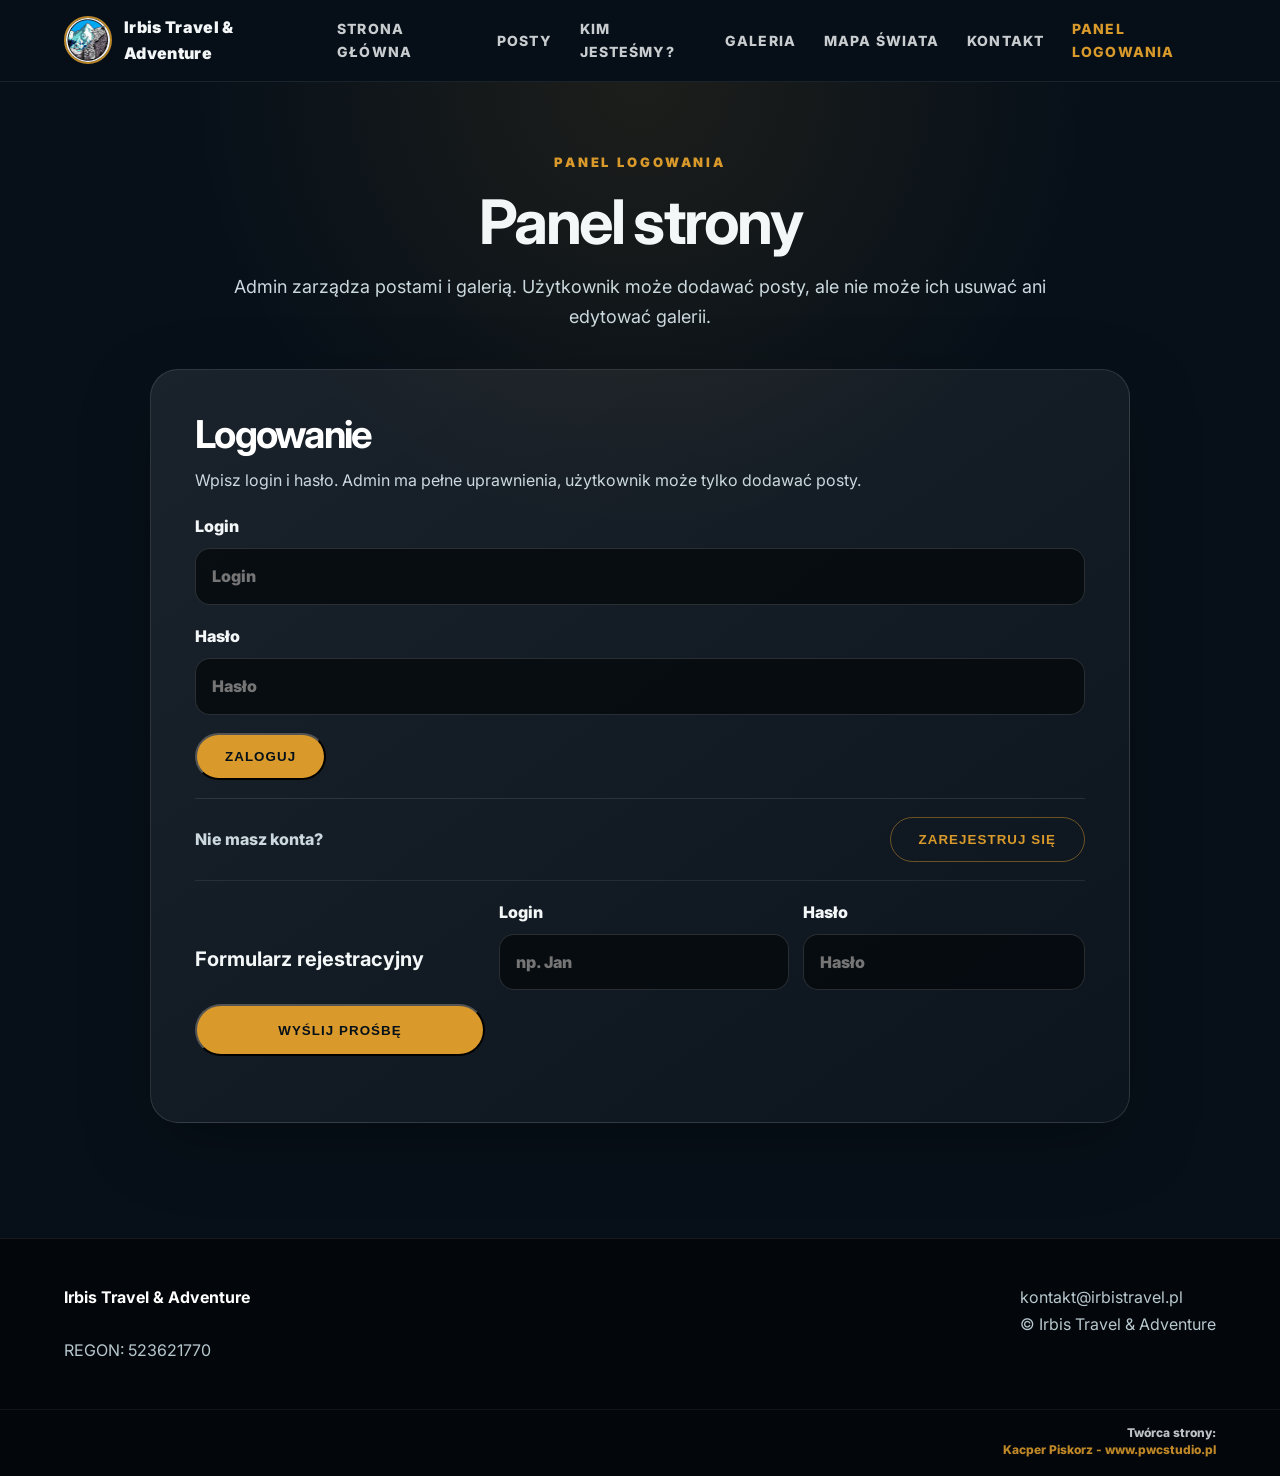
<file: admin.html>
<!DOCTYPE html>
<html lang="pl">
<head>
<meta charset="UTF-8">
<meta name="viewport" content="width=device-width, initial-scale=1.0">
<link rel="icon" href="favicon.ico">
<link rel="icon" type="image/png" href="favicon.png">
<link rel="apple-touch-icon" href="apple-touch-icon.png">
<link rel="preconnect" href="https://fonts.googleapis.com">
<link rel="preconnect" href="https://fonts.gstatic.com" crossorigin>
<link href="https://fonts.googleapis.com/css2?family=Inter:wght@400;500;700;800;900&display=swap" rel="stylesheet">
<link rel="stylesheet" href="style.css">
<title>Panel logowania | Irbis Travel & Adventure</title>
</head>
<body class="admin-page">
<nav class="site-nav">
  <a class="brand" href="index.html" aria-label="Irbis Travel & Adventure - strona główna">
    <img src="assets/logo/irbis-logo.jpg" alt="Logo Irbis Travel & Adventure">
    <span>Irbis Travel & Adventure</span>
  </a>
  <button class="menu-toggle" aria-label="Otwórz menu">☰</button>
  <div class="nav-links">
    <a href="index.html">Strona główna</a>
    <a href="posty.html">Posty</a>
    <a href="kim-jestesmy.html">Kim jesteśmy?</a>
    <a href="galeria.html">Galeria</a>
    <a href="mapa.html">Mapa świata</a>
    <a href="index.html#kontakt">Kontakt</a>
    <a class="active" href="admin.html">Panel logowania</a>
  </div>
</nav>

<main>
  <section class="section admin-section">
    <div class="section-head centered">
      <p class="kicker">Panel logowania</p>
      <h1>Panel strony</h1>
      <p>Admin zarządza postami i galerią. Użytkownik może dodawać posty, ale nie może ich usuwać ani edytować galerii.</p>
    </div>

    <div class="admin-login-card" id="adminLogin">
      <h2>Logowanie</h2>
      <p>Wpisz login i hasło. Admin ma pełne uprawnienia, użytkownik może tylko dodawać posty.</p>
      <label>Login
        <input type="text" id="adminLoginName" placeholder="Login" autocomplete="username">
      </label>
      <label>Hasło
        <input type="password" id="adminPassword" placeholder="Hasło" autocomplete="current-password">
      </label>
      <button class="btn" type="button" id="adminLoginBtn">Zaloguj</button>
      <div class="login-register-box">
        <p>Nie masz konta?</p>
        <button class="btn ghost-btn" type="button" id="showRegisterRequestBtn">Zarejestruj się</button>
      </div>
      <form class="admin-form compact-admin-form register-request-form" id="registerRequestForm" hidden>
        <h3>Formularz rejestracyjny</h3>
        <label>Login
          <input type="text" id="requestLogin" placeholder="np. Jan" autocomplete="off">
        </label>
        <label>Hasło
          <input type="password" id="requestPassword" placeholder="Hasło" autocomplete="new-password">
        </label>
        <button class="btn" type="submit">Wyślij prośbę</button>
        <p class="admin-hint" id="requestRegisterStatus"></p>
      </form>
    </div>

    <div class="admin-dashboard" id="adminDashboard" hidden>
      <div class="admin-posts-panel admin-session-panel">
        <div class="admin-session-head">
          <div>
            <h2>Panel użytkownika</h2>
            <p class="admin-role-info" id="adminRoleInfo">Tryb panelu</p>
          </div>
          <button class="btn ghost-btn" type="button" id="adminLogoutBtn">Wyloguj</button>
        </div>
      </div>

      <div class="admin-posts-panel admin-users-panel" id="adminUsersPanel">
        <h2>Prośby o rejestrację</h2>
        <p class="admin-hint" id="usersLimitInfo">Limit aktywnych użytkowników: 10000</p>
        <p class="admin-hint" id="usersCountInfo">Liczba zarejestrowanych użytkowników: 0</p>
        <div id="pendingUsersList" class="admin-users-list"></div>
      </div>

      <div class="admin-toolbar post-toolbar">
        <div>
          <h2>Nowy post</h2>
          <p class="admin-hint">Dodaj relację z podróży. Post pojawi się na stronie głównej oraz w zakładce Posty.</p>
        </div>
      </div>

      <form class="admin-form" id="postForm">
        <label>Tytuł posta
          <input type="text" id="postTitle" placeholder="np. Brazylia — wakacje życia 2026" required>
        </label>
        <label>Kategoria / kontynent
          <input type="text" id="postTag" placeholder="np. Ameryka Południowa" required>
        </label>
        <label>Data / podpis
          <input type="text" id="postDate" placeholder="np. 2026 · Amazonia">
        </label>
        <label>Krótki opis na kartę
          <textarea id="postExcerpt" rows="3" placeholder="Krótki wstęp, który pokaże się na stronie głównej." required></textarea>
        </label>
        <label>Pełna treść posta
          <textarea id="postBody" rows="8" placeholder="Pełna relacja z podróży." required></textarea>
        </label>
        <label>Zdjęcie główne
          <input type="file" id="postImage" accept="image/*">
        </label>
        <div class="admin-preview" id="imagePreview">Brak zdjęcia</div>
        <button class="btn" type="submit">Opublikuj post</button>
      </form>

      <div class="admin-posts-panel">
        <h2>Dodane posty</h2>
        <div id="adminPostsList" class="admin-posts-list"></div>
      </div>

      <div class="admin-posts-panel admin-gallery-panel">
        <h2>Zdjęcia w galerii</h2>
        <p class="admin-hint">Możesz dodawać i ukrywać zdjęcia wyłącznie w zakładce Galeria. Zdjęcia użyte na stronie głównej i w zakładce „Kim jesteśmy?” zostają nietknięte.</p>
        <div class="admin-gallery-controls">
          <label>Kontynent
            <select id="galleryContinentSelect"></select>
          </label>
          <label class="admin-file-label">Dodaj zdjęcia
            <input type="file" id="galleryImageInput" accept="image/*" multiple>
          </label>
        </div>
        <p class="admin-hint" id="adminGalleryHint">Dodane zdjęcia są kopiowane do lokalnej pamięci przeglądarki. Oryginały na dysku nie są ruszane.</p>
        <div id="adminGalleryList" class="admin-gallery-list"></div>
      </div>

      <div class="admin-posts-panel admin-registered-users-panel" id="adminRegisteredUsersPanel">
        <h2>Zarejestrowani użytkownicy</h2>
        <div id="registeredUsersList" class="admin-users-list"></div>
      </div>
    </div>
  </section>
</main>

<footer class="footer" id="kontakt">
  <div><strong>Irbis Travel & Adventure</strong><br><br>REGON: 523621770</div>
  <div><a href="mailto:kontakt@irbistravel.pl">kontakt@irbistravel.pl</a><br><span>© Irbis Travel & Adventure</span></div>
</footer>
<script src="script.js"></script>

<div class="creator-credit">
  <span>Twórca strony:</span><br>
  <a href="https://www.pwcstudio.pl" target="_blank" rel="noopener">Kacper Piskorz - www.pwcstudio.pl</a>
</div>
</body>
</html>
</file>
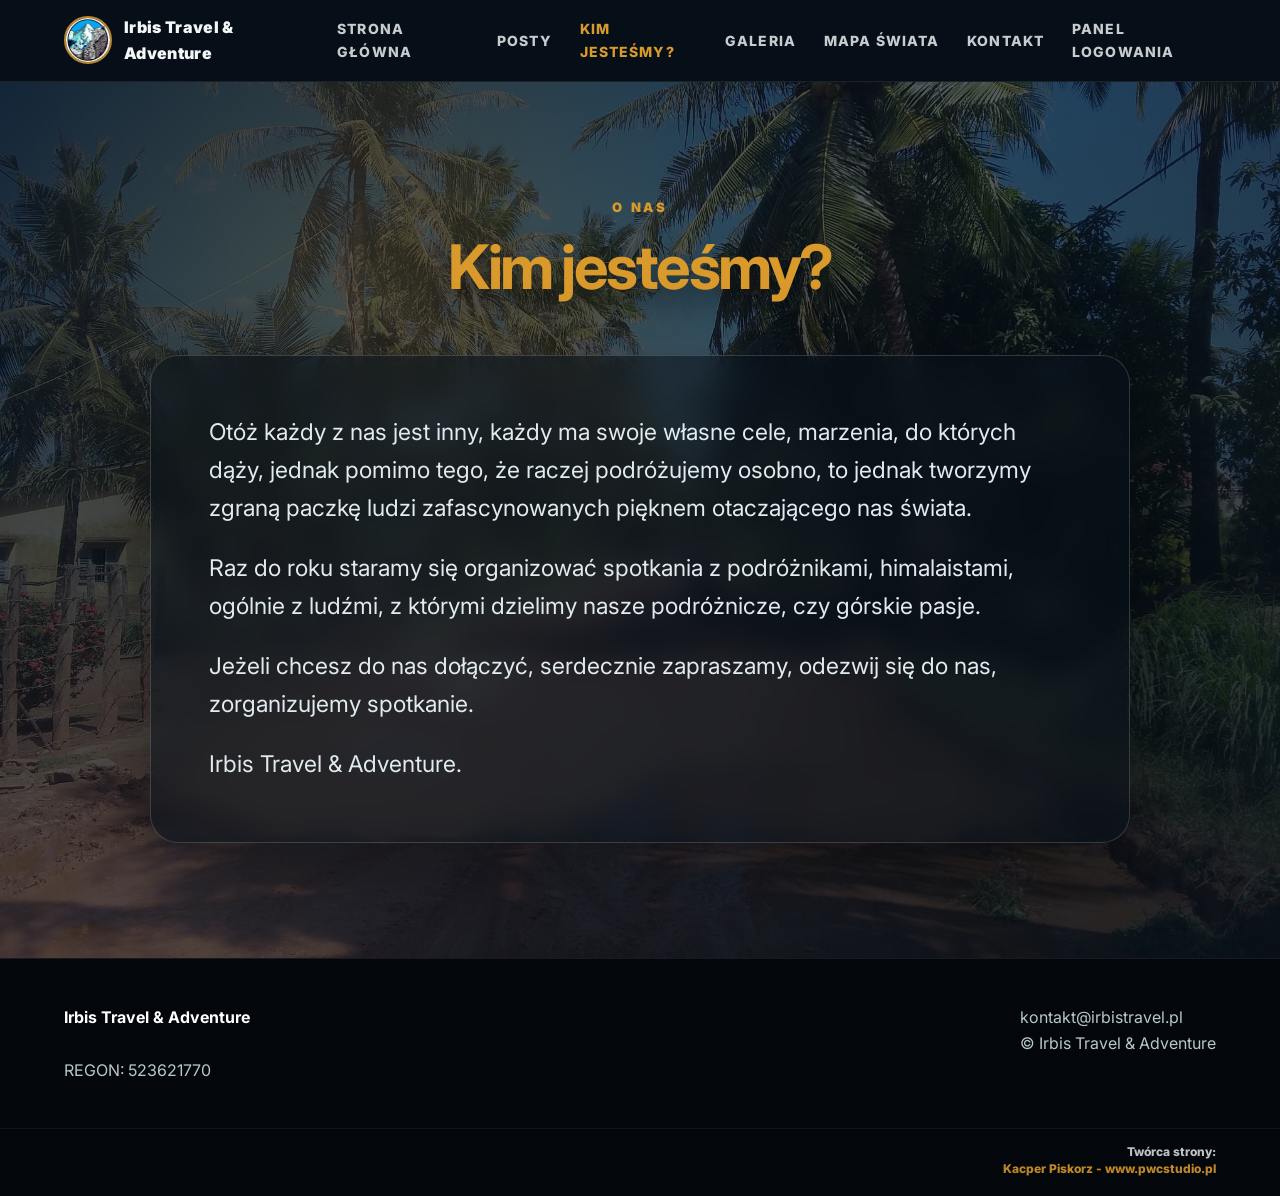
<file: kim-jestesmy.html>
<!DOCTYPE html>
<html lang="pl">
<head>
<meta charset="UTF-8">
<meta name="viewport" content="width=device-width, initial-scale=1.0">
<link rel="icon" href="favicon.ico">
<link rel="icon" type="image/png" href="favicon.png">
<link rel="apple-touch-icon" href="apple-touch-icon.png">
<link rel="preconnect" href="https://fonts.googleapis.com">
<link rel="preconnect" href="https://fonts.gstatic.com" crossorigin>
<link href="https://fonts.googleapis.com/css2?family=Inter:wght@400;500;700;800;900&display=swap" rel="stylesheet">
<link rel="stylesheet" href="style.css">
<title>Kim jesteśmy? | Irbis Travel & Adventure</title>
</head>
<body>
<nav class="site-nav">
  <a class="brand" href="index.html" aria-label="Irbis Travel & Adventure - strona główna">
    <img src="assets/logo/irbis-logo.jpg" alt="Logo Irbis Travel & Adventure">
    <span>Irbis Travel & Adventure</span>
  </a>
  <button class="menu-toggle" aria-label="Otwórz menu">☰</button>
  <div class="nav-links">
    <a href="index.html">Strona główna</a>
    <a href="posty.html">Posty</a>
    <a class="active" href="kim-jestesmy.html">Kim jesteśmy?</a>
    <a href="galeria.html">Galeria</a>
    <a href="mapa.html">Mapa świata</a>
    <a href="index.html#kontakt">Kontakt</a>
    <a href="admin.html">Panel logowania</a>
  </div>
</nav>
<main>
  <section class="section about about-page-section" id="o-nas">
    <div class="section-head centered">
      <p class="kicker">O nas</p>
      <h2>Kim jesteśmy?</h2>
    </div>
    <div class="text-card owner-text">
      <p>Otóż każdy z nas jest inny, każdy ma swoje własne cele, marzenia, do których dąży, jednak pomimo tego, że raczej podróżujemy osobno, to jednak tworzymy zgraną paczkę ludzi zafascynowanych pięknem otaczającego nas świata.</p>
      <p>Raz do roku staramy się organizować spotkania z podróżnikami, himalaistami, ogólnie z ludźmi, z którymi dzielimy nasze podróżnicze, czy górskie pasje.</p>
      <p>Jeżeli chcesz do nas dołączyć, serdecznie zapraszamy, odezwij się do nas, zorganizujemy spotkanie.</p>
      <p>Irbis Travel & Adventure.</p>
    </div>
  </section>
</main>
<footer class="footer" id="kontakt">
  <div><strong>Irbis Travel & Adventure</strong><br><br>REGON: 523621770</div>
  <div><a href="mailto:kontakt@irbistravel.pl">kontakt@irbistravel.pl</a><br><span>© Irbis Travel & Adventure</span></div>
</footer>
<script src="script.js"></script>

<div class="creator-credit">
  <span>Twórca strony:</span><br>
  <a href="https://www.pwcstudio.pl" target="_blank" rel="noopener">Kacper Piskorz - www.pwcstudio.pl</a>
</div>
</body>
</html>
</file>
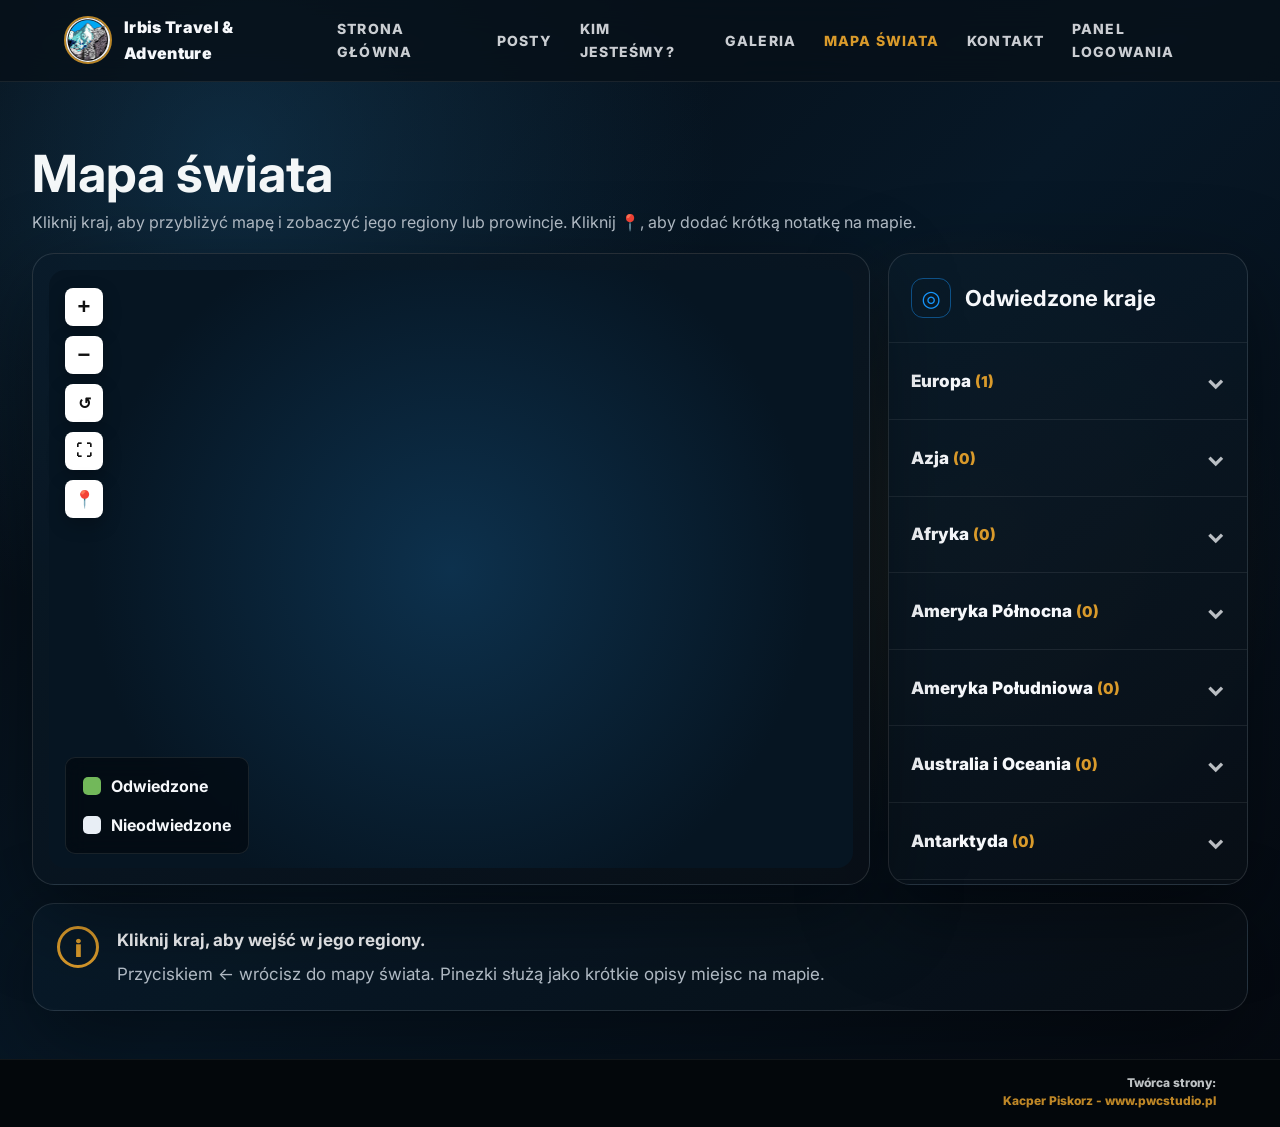
<file: mapa.html>
<!doctype html>
<html lang="pl">
<head>
  <meta charset="utf-8" />
  <meta name="viewport" content="width=device-width,initial-scale=1" />
  <title>Mapa świata | Irbis Travel & Adventure</title>
  <link rel="icon" href="favicon.ico">
  <link rel="icon" type="image/png" href="favicon.png">
  <link rel="apple-touch-icon" href="apple-touch-icon.png">
  <link rel="preconnect" href="https://fonts.googleapis.com">
  <link rel="preconnect" href="https://fonts.gstatic.com" crossorigin>
  <link href="https://fonts.googleapis.com/css2?family=Inter:wght@400;500;700;800;900&display=swap" rel="stylesheet">
  <link rel="preconnect" href="https://cdn.amcharts.com">
  <link rel="stylesheet" href="style.css">
  <link rel="stylesheet" href="mapa-regiony.css">
  <style>
    /* Irbis header override — wygląd menu jak na stronie klienta */
    body.map-page-irbis{
      background:
        radial-gradient(circle at 18% 14%, rgba(31,98,143,.35), transparent 34%),
        radial-gradient(circle at 76% 48%, rgba(217,154,43,.10), transparent 28%),
        linear-gradient(135deg, #050a10 0%, #071827 50%, #050910 100%);
    }
    body.map-page-irbis .site-nav{
      position:sticky;
      top:0;
      z-index:1000;
      display:flex;
      align-items:center;
      justify-content:space-between;
      gap:24px;
      padding:14px clamp(18px,5vw,72px);
      background:rgba(7,16,25,.82);
      backdrop-filter:blur(16px);
      border-bottom:1px solid rgba(255,255,255,.08);
    }
    body.map-page-irbis .brand{
      display:flex;
      align-items:center;
      gap:12px;
      font-weight:900;
      letter-spacing:.02em;
    }
    body.map-page-irbis .brand img{
      width:48px;
      height:48px;
      border-radius:50%;
      object-fit:cover;
      border:2px solid rgba(217,154,43,.85);
    }
    body.map-page-irbis .brand span{transition:color .3s ease;}
    body.map-page-irbis .brand:hover span{color:#D99A2B;}
    body.map-page-irbis .nav-links{
      display:flex;
      align-items:center;
      gap:28px;
      font-size:14px;
      font-weight:800;
      text-transform:uppercase;
      letter-spacing:.08em;
    }
    body.map-page-irbis .nav-links a{opacity:.82;transition:.2s;color:inherit;text-decoration:none;}
    body.map-page-irbis .nav-links a:hover,
    body.map-page-irbis .nav-links a.active{opacity:1;color:#D99A2B;}
    body.map-page-irbis .menu-toggle{display:none;background:none;border:0;color:#fff;font-size:28px;}
    body.map-page-irbis .page{max-width:1540px;margin:0 auto;padding:34px clamp(14px,2.6vw,32px) 48px;}
    body.map-page-irbis .section-title h2{color:#f4f7f8;}
    body.map-page-irbis .map-card,
    body.map-page-irbis .side-card,
    body.map-page-irbis .note-card{
      background:linear-gradient(145deg,rgba(9,27,42,.88),rgba(9,15,22,.88));
    }
    body.map-page-irbis .tool-btn.active,
    body.map-page-irbis .tool-btn.region-back.active{background:#D99A2B;color:#061019;}
    @media(max-width:900px){
      body.map-page-irbis .menu-toggle{display:block;}
      body.map-page-irbis .nav-links{position:absolute;top:100%;left:0;right:0;display:none;flex-direction:column;gap:0;background:rgba(7,16,25,.96);border-bottom:1px solid rgba(255,255,255,.08)}
      body.map-page-irbis .nav-links.open{display:flex;}
      body.map-page-irbis .nav-links a{width:100%;padding:17px 24px;text-align:center;border-top:1px solid rgba(255,255,255,.07)}
      body.map-page-irbis .brand span{font-size:14px;}
    }
    @media(max-width:650px){
      body.map-page-irbis .site-nav{padding:12px 16px;}
      body.map-page-irbis .brand img{width:42px;height:42px;}
    }
  </style>
</head>
<body class="map-page-irbis">
  <nav class="site-nav">
  <a class="brand" href="index.html" aria-label="Irbis Travel & Adventure - strona główna">
    <img src="assets/logo/irbis-logo.jpg" alt="Logo Irbis Travel & Adventure">
    <span>Irbis Travel & Adventure</span>
  </a>
  <button class="menu-toggle" aria-label="Otwórz menu">☰</button>
  <div class="nav-links">
    <a href="index.html">Strona główna</a>
    <a href="posty.html">Posty</a>
    <a href="kim-jestesmy.html">Kim jesteśmy?</a>
    <a href="galeria.html">Galeria</a>
    <a class="active" href="mapa.html">Mapa świata</a>
    <a href="index.html#kontakt">Kontakt</a>
    <a href="admin.html">Panel logowania</a>
  </div>
</nav>

  <main class="page">
    <section class="section-title">
      <h2>Mapa świata</h2>
      <p>Kliknij kraj, aby przybliżyć mapę i zobaczyć jego regiony lub prowincje. Kliknij 📍, aby dodać krótką notatkę na mapie.</p>
    </section>

    <section class="layout" aria-label="Interaktywna mapa świata">
      <article class="map-card">
        <div class="map-tools" aria-label="Narzędzia mapy">
          <button class="tool-btn" id="zoomIn" type="button" title="Przybliż">+</button>
          <button class="tool-btn" id="zoomOut" type="button" title="Oddal">−</button>
          <button class="tool-btn small" id="zoomHome" type="button" title="Reset widoku">↺</button>
          <button class="tool-btn small region-back" id="regionBack" type="button" title="Wróć do mapy świata">←</button>
          <button class="tool-btn small" id="mapFullscreen" type="button" title="Pełny ekran">⛶</button>
          <button class="tool-btn pin" id="addPin" type="button" title="Dodaj pinezkę">📍</button>
        </div>
        <div id="worldMap" role="img" aria-label="Interaktywna mapa świata z regionami i prowincjami"></div>
        <div class="country-region-title" id="countryRegionTitle"></div>
        <div class="legend" aria-label="Legenda mapy">
          <div class="legend-row"><span class="swatch visited"></span><span>Odwiedzone</span></div>
          <div class="legend-row"><span class="swatch empty"></span><span>Nieodwiedzone</span></div>
        </div>
      </article>

      <aside class="side-card" aria-label="Odwiedzone kraje według kontynentów">
        <div class="side-head">
          <span class="icon">◎</span>
          <h2>Odwiedzone kraje</h2>
        </div>
        <div id="continentList" class="continents"></div>
      </aside>
    </section>

    <section class="note-card">
      <span class="info-icon">i</span>
      <div><strong>Kliknij kraj, aby wejść w jego regiony.</strong> Przyciskiem ← wrócisz do mapy świata. Pinezki służą jako krótkie opisy miejsc na mapie.</div>
    </section>
  </main>

  <div class="country-tooltip" id="tooltip"></div>
  <div class="pin-menu" id="pinMenu" aria-hidden="true">
    <div class="pin-menu-title" id="pinMenuTitle">Pinezka</div>
    <button type="button" id="editPin">✏️ Edytuj opis</button>
    <button type="button" id="deletePin" class="danger">🗑 Usuń pinezkę</button>
  </div>

  <script src="https://cdn.amcharts.com/lib/5/index.js"></script>
  <script src="https://cdn.amcharts.com/lib/5/map.js"></script>
  <script src="https://cdn.amcharts.com/lib/5/geodata/worldLow.js"></script>
  <script src="https://cdn.amcharts.com/lib/5/themes/Animated.js"></script>
  <script src="mapa-regiony.js"></script>
  <script>buildMemoryMap();</script>

<div class="creator-credit">
  <span>Twórca strony:</span><br>
  <a href="https://www.pwcstudio.pl" target="_blank" rel="noopener">Kacper Piskorz - www.pwcstudio.pl</a>
</div>
</body>
</html>
</file>
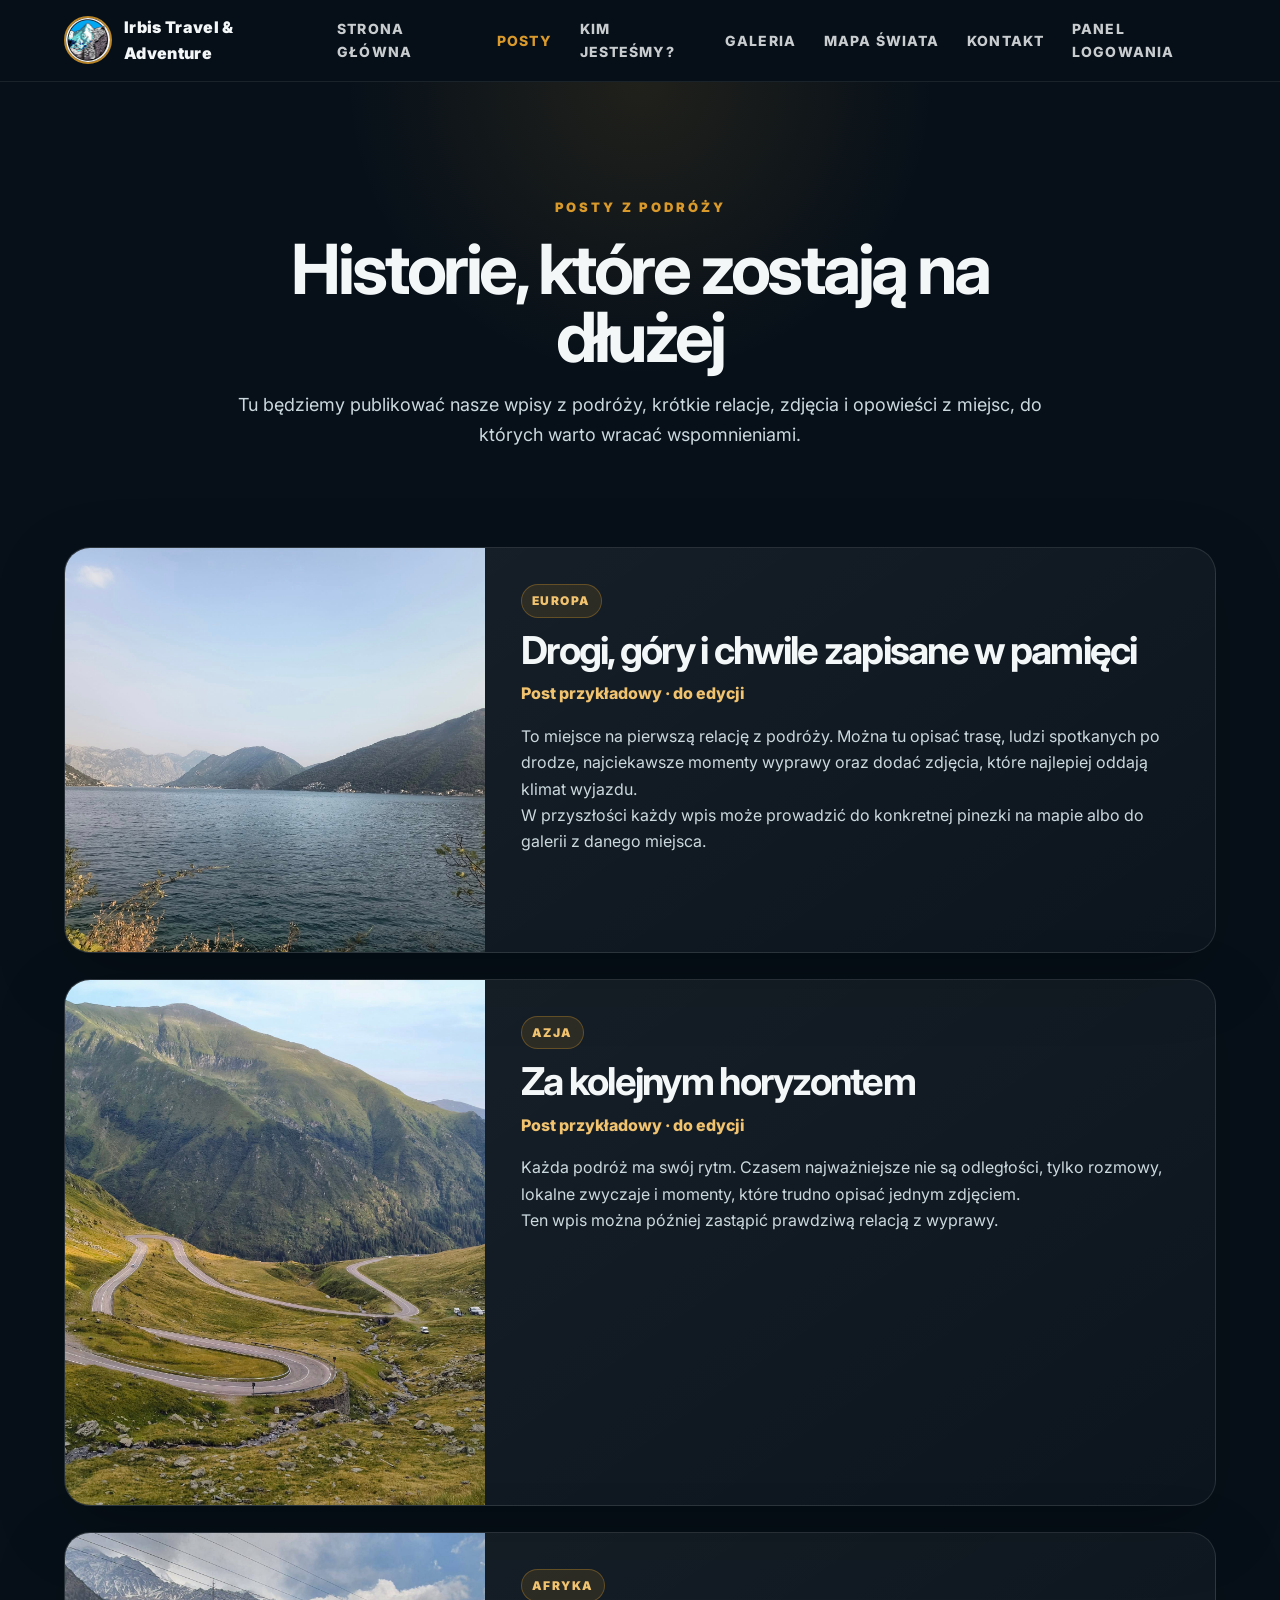
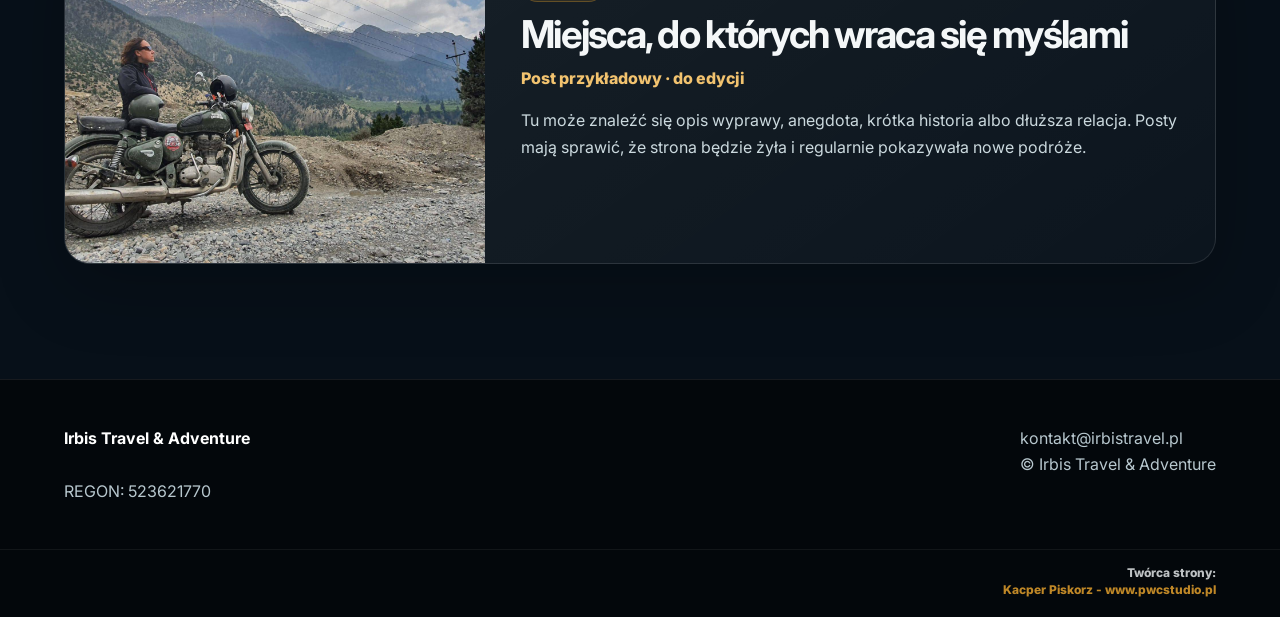
<file: posty.html>
<!DOCTYPE html>
<html lang="pl">
<head>
<meta charset="UTF-8">
<meta name="viewport" content="width=device-width, initial-scale=1.0">
<link rel="icon" href="favicon.ico">
<link rel="icon" type="image/png" href="favicon.png">
<link rel="apple-touch-icon" href="apple-touch-icon.png">
<link rel="preconnect" href="https://fonts.googleapis.com">
<link rel="preconnect" href="https://fonts.gstatic.com" crossorigin>
<link href="https://fonts.googleapis.com/css2?family=Inter:wght@400;500;700;800;900&display=swap" rel="stylesheet">
<link rel="stylesheet" href="style.css">
<title>Posty z podróży | Irbis Travel & Adventure</title>
</head>
<body>
<nav class="site-nav">
  <a class="brand" href="index.html" aria-label="Irbis Travel & Adventure - strona główna">
    <img src="assets/logo/irbis-logo.jpg" alt="Logo Irbis Travel & Adventure">
    <span>Irbis Travel & Adventure</span>
  </a>
  <button class="menu-toggle" aria-label="Otwórz menu">☰</button>
  <div class="nav-links">
    <a href="index.html">Strona główna</a>
    <a class="active" href="posty.html">Posty</a>
    <a href="kim-jestesmy.html">Kim jesteśmy?</a>
    <a href="galeria.html">Galeria</a>
    <a href="mapa.html">Mapa świata</a>
    <a href="index.html#kontakt">Kontakt</a>
    <a href="admin.html">Panel logowania</a>
  </div>
</nav>
<main>
  <section class="section posts-page-hero">
    <div class="section-head centered">
      <p class="kicker">Posty z podróży</p>
      <h1>Historie, które zostają na dłużej</h1>
      <p>Tu będziemy publikować nasze wpisy z podróży, krótkie relacje, zdjęcia i opowieści z miejsc, do których warto wracać wspomnieniami.</p>
    </div>
  </section>

  <section class="section posts-list-section">
    <div class="posts-list" id="dynamicPostsList"></div>
    <div class="posts-list static-posts-fallback">
      <article class="post-full-card" id="post-europa">
        <img src="assets/gallery/europa/19.jpg" alt="Europa - zdjęcie z podróży" loading="lazy">
        <div>
          <span class="post-tag">Europa</span>
          <h2>Drogi, góry i chwile zapisane w pamięci</h2>
          <p class="post-date">Post przykładowy · do edycji</p>
          <p>To miejsce na pierwszą relację z podróży. Można tu opisać trasę, ludzi spotkanych po drodze, najciekawsze momenty wyprawy oraz dodać zdjęcia, które najlepiej oddają klimat wyjazdu.</p>
          <p>W przyszłości każdy wpis może prowadzić do konkretnej pinezki na mapie albo do galerii z danego miejsca.</p>
        </div>
      </article>

      <article class="post-full-card" id="post-azja">
        <img src="assets/gallery/azja/16.jpg" alt="Azja - zdjęcie z podróży" loading="lazy">
        <div>
          <span class="post-tag">Azja</span>
          <h2>Za kolejnym horyzontem</h2>
          <p class="post-date">Post przykładowy · do edycji</p>
          <p>Każda podróż ma swój rytm. Czasem najważniejsze nie są odległości, tylko rozmowy, lokalne zwyczaje i momenty, które trudno opisać jednym zdjęciem.</p>
          <p>Ten wpis można później zastąpić prawdziwą relacją z wyprawy.</p>
        </div>
      </article>

      <article class="post-full-card" id="post-afryka">
        <img src="assets/gallery/afryka/01.jpg" alt="Afryka - zdjęcie z podróży" loading="lazy">
        <div>
          <span class="post-tag">Afryka</span>
          <h2>Miejsca, do których wraca się myślami</h2>
          <p class="post-date">Post przykładowy · do edycji</p>
          <p>Tu może znaleźć się opis wyprawy, anegdota, krótka historia albo dłuższa relacja. Posty mają sprawić, że strona będzie żyła i regularnie pokazywała nowe podróże.</p>
        </div>
      </article>
    </div>
  </section>
</main>
<footer class="footer" id="kontakt">
  <div><strong>Irbis Travel & Adventure</strong><br><br>REGON: 523621770</div>
  <div><a href="mailto:kontakt@irbistravel.pl">kontakt@irbistravel.pl</a><br><span>© Irbis Travel & Adventure</span></div>
</footer>
<script src="script.js"></script>

<div class="creator-credit">
  <span>Twórca strony:</span><br>
  <a href="https://www.pwcstudio.pl" target="_blank" rel="noopener">Kacper Piskorz - www.pwcstudio.pl</a>
</div>
</body>
</html>
</file>
<file: style.css>
:root{--accent:#D99A2B;--accent-light:#f2c36f;}*{box-sizing:border-box;margin:0;padding:0}html{scroll-behavior:smooth}body{font-family:Inter,Arial,sans-serif;background:#071019;color:#f4f7f8;line-height:1.65}a{color:inherit;text-decoration:none}img{display:block;max-width:100%}.site-nav{position:sticky;top:0;z-index:1000;display:flex;align-items:center;justify-content:space-between;gap:24px;padding:14px clamp(18px,5vw,72px);background:rgba(7,16,25,.82);backdrop-filter:blur(16px);border-bottom:1px solid rgba(255,255,255,.08)}.brand{display:flex;align-items:center;gap:12px;font-weight:900;letter-spacing:.02em}.brand span{transition:color .3s ease}.brand:hover span{color:var(--accent)}.brand img{width:48px;height:48px;border-radius:50%;object-fit:cover;border:2px solid rgba(217,154,43,.85)}.nav-links{display:flex;align-items:center;gap:28px;font-size:14px;font-weight:800;text-transform:uppercase;letter-spacing:.08em}.nav-links a{opacity:.82;transition:.2s}.nav-links a:hover{opacity:1;color:var(--accent)}.menu-toggle{display:none;background:none;border:0;color:#fff;font-size:28px}.hero{min-height:calc(100vh - 77px);position:relative;display:flex;align-items:center;justify-content:flex-end;padding:8vw;background:url('assets/gallery/01.jpg') center/cover no-repeat}.hero-shade{position:absolute;inset:0;background:linear-gradient(90deg,rgba(7,16,25,.12) 0%,rgba(7,16,25,.18) 36%,rgba(7,16,25,.62) 63%,rgba(7,16,25,.92) 100%)}.hero-content{position:relative;z-index:1;width:min(540px,100%);margin-left:auto;text-align:left}.eyebrow,.kicker{color:var(--accent);text-transform:uppercase;font-size:13px;font-weight:900;letter-spacing:.22em;margin-bottom:18px}.hero h1{font-size:clamp(42px,5.6vw,82px);line-height:.96;letter-spacing:-.05em;margin-bottom:22px}.motto{font-size:clamp(22px,2.2vw,34px);line-height:1.18;font-weight:800;color:#eaf4f7}.section{padding:clamp(70px,9vw,130px) clamp(18px,5vw,72px)}.section-head{max-width:850px;margin-bottom:38px}.section-head.centered{text-align:center;margin-inline:auto}.section h1,.section h2{font-size:clamp(34px,4.8vw,68px);line-height:1.02;letter-spacing:-.045em;margin-bottom:18px}.section-head p:not(.kicker),.split p{color:#cbd9de;font-size:18px}.text-card{max-width:980px;margin:auto;background:linear-gradient(145deg,rgba(255,255,255,.08),rgba(255,255,255,.03));border:1px solid rgba(255,255,255,.1);border-radius:28px;padding:clamp(28px,5vw,58px);box-shadow:0 22px 70px rgba(0,0,0,.22)}.owner-text p{font-size:clamp(18px,2vw,23px);margin-bottom:22px;color:#e1ebef}.owner-text p:last-child{margin-bottom:0}.split{display:grid;grid-template-columns:1fr 1fr;gap:50px;align-items:center}.split img{border-radius:28px;aspect-ratio:4/3;object-fit:cover;box-shadow:0 22px 70px rgba(0,0,0,.28)}.meetings{background:#0a1823}.photo-grid{display:grid;grid-template-columns:repeat(4,1fr);gap:14px;grid-auto-flow:dense;align-items:stretch}.photo-tile{position:relative;overflow:hidden;border-radius:18px;border:0;background:#10232f;cursor:pointer;min-height:210px}.photo-tile img{width:100%;height:100%;aspect-ratio:4/3;object-fit:cover;transition:transform .35s ease,filter .35s ease}.photo-tile:hover img{transform:scale(1.055);filter:saturate(1.15)}.preview-grid .photo-tile:nth-child(1){grid-column:span 2;grid-row:span 2}.center-actions{text-align:center;margin-top:34px}.btn{display:inline-flex;align-items:center;justify-content:center;padding:14px 28px;border-radius:999px;background:var(--accent);color:#061019;font-weight:900;text-transform:uppercase;letter-spacing:.08em;transition:.2s}.btn:hover{transform:translateY(-2px);background:var(--accent-light)}.footer{display:flex;justify-content:space-between;gap:24px;padding:45px clamp(18px,5vw,72px);background:#03070b;border-top:1px solid rgba(255,255,255,.08);color:#b7c7ce}.footer strong{color:#fff}.gallery-page{background:#071019}.gallery-hero{padding-top:70px}.full-gallery{grid-template-columns:repeat(3,1fr)}.full-gallery .photo-tile{min-height:260px}.full-gallery .photo-tile:nth-child(7n+1){grid-column:span 1}.lightbox{position:fixed;inset:0;z-index:2000;display:none;align-items:center;justify-content:center;padding:30px;background:rgba(0,0,0,.92)}.lightbox.active{display:flex}.lightbox img{max-width:94vw;max-height:88vh;border-radius:14px;object-fit:contain}.lightbox-close{position:absolute;top:20px;right:28px;background:none;border:0;color:#fff;font-size:46px;cursor:pointer}@media(max-width:900px){.menu-toggle{display:block}.nav-links{position:absolute;top:100%;left:0;right:0;display:none;flex-direction:column;gap:0;background:rgba(7,16,25,.96);border-bottom:1px solid rgba(255,255,255,.08)}.nav-links.open{display:flex}.nav-links a{width:100%;padding:17px 24px;text-align:center;border-top:1px solid rgba(255,255,255,.07)}.hero{justify-content:center;align-items:flex-end;min-height:86vh;padding:24px;background-position:30% center}.hero-shade{background:linear-gradient(180deg,rgba(7,16,25,.1),rgba(7,16,25,.85))}.hero-content{text-align:left;margin:0;width:100%;padding-bottom:42px}.split{grid-template-columns:1fr}.photo-grid,.full-gallery{grid-template-columns:repeat(2,1fr)}.preview-grid .photo-tile:nth-child(1){grid-column:span 1}.footer{flex-direction:column}.brand span{font-size:14px}}@media(max-width:560px){.photo-grid,.full-gallery{grid-template-columns:1fr}.preview-grid .photo-tile:nth-child(1){grid-column:span 1}.photo-tile{min-height:240px}.site-nav{padding:12px 16px}.brand img{width:42px;height:42px}.hero h1{font-size:42px}.motto{font-size:22px}}
.gallery-subtitle{font-size:clamp(24px,3vw,38px);line-height:1.15;letter-spacing:-.025em;margin:10px 0 12px;color:#f4f7f8}

/* V9: tło zdjęciowe dla sekcji "Kim jesteśmy?" */
.about{
  position:relative;
  background:
    linear-gradient(135deg, rgba(7,16,25,.86) 0%, rgba(7,16,25,.66) 46%, rgba(7,16,25,.88) 100%),
    url('assets/gallery/07.jpg') center/cover no-repeat;
  overflow:hidden;
}
.about::before{
  content:"";
  position:absolute;
  inset:0;
  background:radial-gradient(circle at 30% 20%, rgba(217,154,43,.16), transparent 35%);
  pointer-events:none;
}
.about .section-head,
.about .text-card{
  position:relative;
  z-index:1;
}
.about .section-head h2{
  color:var(--accent);
  text-shadow:0 12px 35px rgba(0,0,0,.55);
}
.about .text-card{
  background:rgba(7,16,25,.58);
  border:1px solid rgba(255,255,255,.16);
  backdrop-filter:blur(14px);
  box-shadow:0 28px 90px rgba(0,0,0,.45);
}

/* V10: galeria kontynentami, lightbox ze strzałkami i mapa odwiedzonych miejsc */
body.lightbox-open{overflow:hidden}.continent-nav{display:flex;flex-wrap:wrap;justify-content:center;gap:10px;margin:0 auto 54px;max-width:1100px}.continent-nav a{padding:10px 16px;border:1px solid rgba(217,154,43,.32);border-radius:999px;background:rgba(217,154,43,.08);color:#f4f7f8;font-size:13px;font-weight:900;text-transform:uppercase;letter-spacing:.08em;transition:.2s}.continent-nav a:hover{background:var(--accent);color:#071019;transform:translateY(-2px)}.continent-section{scroll-margin-top:92px;margin-top:72px}.continent-section:first-of-type{margin-top:0}.continent-heading{display:flex;justify-content:space-between;align-items:flex-end;gap:24px;margin-bottom:24px;border-bottom:1px solid rgba(255,255,255,.09);padding-bottom:16px}.continent-heading h3{font-size:clamp(28px,3.8vw,52px);line-height:1;color:var(--accent);letter-spacing:-.045em}.continent-heading p{color:#b9c9cf;font-size:15px;max-width:560px}.continent-heading code,.visited-map-section code{color:var(--accent-light);background:rgba(255,255,255,.08);padding:2px 7px;border-radius:8px}.empty-gallery-note{grid-column:1/-1;padding:28px;border:1px dashed rgba(217,154,43,.36);border-radius:18px;color:#cbd9de;background:rgba(255,255,255,.035);text-align:center}.lightbox{gap:22px}.lightbox img{box-shadow:0 24px 90px rgba(0,0,0,.65)}.lightbox-arrow{position:absolute;top:50%;transform:translateY(-50%);width:58px;height:58px;border:1px solid rgba(255,255,255,.22);border-radius:50%;background:rgba(7,16,25,.58);color:#fff;font-size:54px;line-height:.7;display:flex;align-items:center;justify-content:center;cursor:pointer;transition:.2s;z-index:2}.lightbox-arrow:hover{background:var(--accent);color:#071019;border-color:var(--accent)}.lightbox-prev{left:24px}.lightbox-next{right:24px}.lightbox-counter{position:absolute;left:50%;bottom:22px;transform:translateX(-50%);padding:8px 14px;border-radius:999px;background:rgba(7,16,25,.72);border:1px solid rgba(255,255,255,.14);color:#f4f7f8;font-weight:800;font-size:14px}.visited-map-section{background:#09141f}.world-map-card{max-width:1180px;margin:0 auto;background:linear-gradient(145deg,rgba(255,255,255,.08),rgba(255,255,255,.025));border:1px solid rgba(255,255,255,.1);border-radius:28px;padding:clamp(18px,4vw,42px);box-shadow:0 22px 70px rgba(0,0,0,.24)}.world-map{position:relative;height:clamp(320px,48vw,560px);border-radius:22px;overflow:hidden;background:radial-gradient(circle at 50% 50%,rgba(217,154,43,.12),transparent 34%),linear-gradient(180deg,#0c2231,#071019);border:1px solid rgba(255,255,255,.1)}.world-map::before{content:"";position:absolute;inset:0;background-image:linear-gradient(rgba(255,255,255,.045) 1px,transparent 1px),linear-gradient(90deg,rgba(255,255,255,.045) 1px,transparent 1px);background-size:40px 40px;opacity:.55}.continent-shape{position:absolute;background:rgba(217,154,43,.18);border:1px solid rgba(217,154,43,.26);filter:drop-shadow(0 16px 35px rgba(0,0,0,.28))}.north-america{left:8%;top:19%;width:25%;height:25%;border-radius:48% 52% 45% 55%;transform:rotate(-13deg)}.south-america{left:28%;top:49%;width:12%;height:33%;border-radius:55% 45% 52% 48%;transform:rotate(18deg)}.europe{left:47%;top:28%;width:12%;height:13%;border-radius:54% 46% 58% 42%;transform:rotate(-8deg)}.africa{left:48%;top:43%;width:16%;height:30%;border-radius:50% 50% 58% 42%;transform:rotate(5deg)}.asia{left:59%;top:25%;width:30%;height:29%;border-radius:52% 48% 43% 57%;transform:rotate(6deg)}.australia{left:76%;top:64%;width:13%;height:12%;border-radius:54% 46% 58% 42%;transform:rotate(10deg)}.country-marker{position:absolute;transform:translate(-50%,-50%);width:18px;height:18px;border:3px solid #071019;border-radius:50%;background:var(--accent);box-shadow:0 0 0 7px rgba(217,154,43,.2),0 12px 28px rgba(0,0,0,.38);cursor:pointer;z-index:3}.country-marker span{position:absolute;left:50%;bottom:22px;transform:translateX(-50%);white-space:nowrap;padding:5px 9px;border-radius:999px;background:rgba(7,16,25,.88);color:#fff;font-size:12px;font-weight:900;opacity:0;pointer-events:none;transition:.2s}.country-marker:hover span,.country-marker.active span{opacity:1}.country-marker.active{box-shadow:0 0 0 10px rgba(217,154,43,.28),0 12px 28px rgba(0,0,0,.38)}.map-country-list{display:grid;grid-template-columns:repeat(3,1fr);gap:14px;margin-top:20px}.map-list-group{background:rgba(255,255,255,.055);border:1px solid rgba(255,255,255,.09);border-radius:18px;padding:18px}.map-list-group strong{display:block;color:var(--accent);font-size:18px;margin-bottom:6px}.map-list-group span{color:#cbd9de}@media(max-width:900px){.continent-heading{display:block}.continent-heading p{margin-top:10px}.lightbox-arrow{width:48px;height:48px;font-size:44px}.lightbox-prev{left:12px}.lightbox-next{right:12px}.map-country-list{grid-template-columns:1fr 1fr}.world-map{height:420px}.country-marker span{font-size:11px}}@media(max-width:560px){.continent-nav{justify-content:flex-start;overflow-x:auto;flex-wrap:nowrap;padding-bottom:8px}.continent-nav a{flex:0 0 auto}.lightbox{padding:16px}.lightbox-close{font-size:38px;top:12px;right:18px}.lightbox-arrow{top:auto;bottom:18px;transform:none}.lightbox-prev{left:18px}.lightbox-next{right:18px}.lightbox-counter{bottom:82px}.map-country-list{grid-template-columns:1fr}.world-map{height:360px}.country-marker span{display:none}}

/* V12: czysta galeria kontynentów i osobna podstrona mapy świata */
.gallery-hero .section-head{margin-bottom:34px}.gallery-subtitle{font-size:clamp(30px,4vw,56px);color:#f4f7f8}.continent-heading p{color:#cbd9de}.continent-heading code,.visited-map-section code{display:none}.continent-gallery{margin-bottom:44px}.continent-section:last-child .continent-gallery{margin-bottom:0}.empty-gallery-note{font-size:16px}.lightbox{user-select:none}.lightbox img{max-width:min(94vw,1500px);max-height:84vh}.lightbox-arrow{font-family:Georgia,serif}.map-page{background:#071019}.map-hero-section{padding-top:70px}.map-hero-section .section-head h1{color:#f4f7f8}.interactive-map-layout{display:grid;grid-template-columns:minmax(0,1fr) 360px;gap:24px;align-items:stretch;max-width:1280px;margin:0 auto}.leaflet-map-card,.visited-panel{background:linear-gradient(145deg,rgba(255,255,255,.08),rgba(255,255,255,.025));border:1px solid rgba(255,255,255,.1);border-radius:28px;box-shadow:0 22px 70px rgba(0,0,0,.24);overflow:hidden}.leaflet-world-map{height:clamp(460px,58vw,720px);width:100%;background:#10232f}.visited-panel{padding:28px}.visited-panel h2{font-size:clamp(28px,3vw,42px);line-height:1.05;color:var(--accent);margin-bottom:12px}.visited-panel p{color:#cbd9de;margin-bottom:20px}.visited-country-list{display:grid;gap:14px}.visited-country-list .map-list-group{background:rgba(255,255,255,.055);border:1px solid rgba(255,255,255,.09);border-radius:18px;padding:18px}.map-country-buttons{display:flex;flex-wrap:wrap;gap:8px;margin-top:10px}.map-country-buttons button{border:1px solid rgba(217,154,43,.35);background:rgba(217,154,43,.08);color:#f4f7f8;border-radius:999px;padding:8px 12px;font-weight:800;cursor:pointer;transition:.2s}.map-country-buttons button:hover,.map-country-buttons button.active{background:var(--accent);color:#071019}.irbis-map-marker{background:transparent;border:0}.irbis-map-marker span{display:block;width:22px;height:22px;border-radius:50%;background:var(--accent);border:4px solid #071019;box-shadow:0 0 0 8px rgba(217,154,43,.22),0 12px 28px rgba(0,0,0,.36)}.leaflet-popup-content-wrapper{border-radius:14px;background:#071019;color:#f4f7f8;border:1px solid rgba(217,154,43,.3)}.leaflet-popup-tip{background:#071019}.map-fallback{display:flex;align-items:center;justify-content:center;height:100%;padding:32px;text-align:center;color:#cbd9de}.nav-links a[href="mapa.html"]{white-space:nowrap}@media(max-width:1020px){.interactive-map-layout{grid-template-columns:1fr}.visited-panel{order:2}.leaflet-world-map{height:520px}}@media(max-width:560px){.leaflet-world-map{height:430px}.visited-panel{padding:22px}.interactive-map-layout{gap:16px}.lightbox img{max-height:72vh}}


/* V37: osobne posty i osobna podstrona Kim jesteśmy */
.nav-links a.active{opacity:1;color:var(--accent)}
.posts-preview{background:linear-gradient(180deg,#071019 0%,#0a1823 100%)}
.post-card-grid{display:grid;grid-template-columns:repeat(3,1fr);gap:22px;max-width:1260px;margin:0 auto}
.travel-post-card,.post-full-card{background:linear-gradient(145deg,rgba(255,255,255,.075),rgba(255,255,255,.025));border:1px solid rgba(255,255,255,.10);border-radius:26px;overflow:hidden;box-shadow:0 22px 70px rgba(0,0,0,.24)}
.travel-post-card img{width:100%;height:260px;object-fit:cover}
.travel-post-content{padding:24px}
.post-author{margin-bottom:10px;color:var(--accent-light);font-size:12px;font-weight:900;text-transform:uppercase;letter-spacing:.10em;opacity:.95}.post-tag{display:inline-flex;align-items:center;margin-bottom:12px;padding:6px 10px;border-radius:999px;background:rgba(217,154,43,.12);border:1px solid rgba(217,154,43,.32);color:var(--accent-light);font-size:12px;font-weight:900;text-transform:uppercase;letter-spacing:.12em}
.travel-post-content h3{font-size:24px;line-height:1.15;margin-bottom:10px;color:#fff}
.travel-post-content p,.post-full-card p{color:#cbd9de;font-size:16px}
.travel-post-content a{display:inline-flex;margin-top:18px;color:var(--accent);font-weight:900;text-transform:uppercase;font-size:13px;letter-spacing:.08em}
.posts-page-hero{padding-bottom:30px;background:radial-gradient(circle at 50% 0%,rgba(217,154,43,.12),transparent 38%)}
.posts-page-hero h1{font-size:clamp(42px,5.4vw,78px);line-height:.98;letter-spacing:-.05em}
.posts-list-section{padding-top:30px}.posts-list{display:grid;gap:26px;max-width:1180px;margin:0 auto}
.post-full-card{display:grid;grid-template-columns:420px 1fr;gap:0;align-items:stretch}
.post-full-card img{width:100%;height:100%;min-height:330px;object-fit:cover}.post-full-card>div{padding:36px}
.post-full-card h2{font-size:clamp(28px,3vw,44px);line-height:1.05;margin-bottom:10px}.post-date{color:var(--accent-light)!important;font-weight:800;margin-bottom:16px}
.about-page-section{min-height:calc(100vh - 77px);display:flex;flex-direction:column;justify-content:center}
@media(max-width:1000px){.post-card-grid{grid-template-columns:1fr}.post-full-card{grid-template-columns:1fr}.post-full-card img{height:320px}.nav-links{font-size:12px;gap:18px}}
@media(max-width:560px){.travel-post-card img,.post-full-card img{height:240px}.travel-post-content,.post-full-card>div{padding:22px}}


/* V38: panel administracyjny i dynamiczne posty */
.admin-section{padding-top:70px;background:radial-gradient(circle at 50% 0%,rgba(217,154,43,.10),transparent 34%)}
.admin-login-card,.admin-dashboard{max-width:980px;margin:0 auto;background:linear-gradient(145deg,rgba(255,255,255,.08),rgba(255,255,255,.025));border:1px solid rgba(255,255,255,.12);border-radius:28px;padding:clamp(24px,4vw,44px);box-shadow:0 22px 70px rgba(0,0,0,.28)}
.admin-login-card h2,.admin-dashboard h2{font-size:clamp(28px,3vw,42px);line-height:1.05;margin-bottom:12px;color:#fff}.admin-login-card p{color:#cbd9de;margin-bottom:20px}.admin-hint{margin-top:16px!important;color:#9fb0b8!important;font-size:14px}.admin-login-card label,.admin-form label{display:grid;gap:9px;color:#f4f7f8;font-weight:850;margin-bottom:18px}.admin-login-card input,.admin-form input,.admin-form textarea{width:100%;border:1px solid rgba(255,255,255,.14);border-radius:15px;background:rgba(3,7,11,.72);color:#f4f7f8;padding:14px 16px;font:inherit;outline:none}.admin-login-card input:focus,.admin-form input:focus,.admin-form textarea:focus{border-color:rgba(217,154,43,.75);box-shadow:0 0 0 4px rgba(217,154,43,.12)}.admin-dashboard[hidden],.admin-login-card[hidden]{display:none}.admin-toolbar{display:flex;align-items:center;justify-content:space-between;gap:18px;margin-bottom:24px}.ghost-btn{background:transparent;color:var(--accent);border:1px solid rgba(217,154,43,.45)}.ghost-btn:hover{background:rgba(217,154,43,.12);color:#fff}.admin-form{display:grid;gap:2px}.admin-preview{min-height:140px;border:1px dashed rgba(217,154,43,.45);border-radius:18px;display:grid;place-items:center;color:#cbd9de;background:rgba(255,255,255,.035);margin-bottom:20px;overflow:hidden}.admin-preview img{width:100%;height:260px;object-fit:cover}.admin-posts-panel{margin-top:42px;padding-top:32px;border-top:1px solid rgba(255,255,255,.10)}.admin-posts-list{display:grid;gap:14px}.admin-post-row{display:grid;grid-template-columns:90px 1fr auto;gap:16px;align-items:center;background:rgba(255,255,255,.045);border:1px solid rgba(255,255,255,.09);border-radius:18px;padding:12px}.admin-post-row img,.admin-post-thumb{width:90px;height:70px;border-radius:12px;object-fit:cover;background:rgba(217,154,43,.12);display:grid;place-items:center;color:var(--accent);font-weight:900}.admin-post-row strong{display:block;color:#fff;font-size:17px;line-height:1.2}.admin-post-row span{display:block;color:#9fb0b8;font-size:14px;margin-top:4px}.admin-post-row button{border:0;border-radius:999px;background:rgba(220,60,60,.18);color:#ffdada;font-weight:900;padding:10px 14px;cursor:pointer}.admin-post-row button:hover{background:rgba(220,60,60,.30)}.post-image-placeholder{height:260px;display:grid;place-items:center;background:linear-gradient(145deg,rgba(217,154,43,.22),rgba(255,255,255,.04));color:var(--accent-light);font-weight:900;font-size:20px}.post-image-placeholder.full{height:100%;min-height:330px}.static-posts-fallback{transition:.2s ease}
@media(max-width:700px){.admin-toolbar{display:block}.admin-toolbar .btn{margin-top:14px}.admin-post-row{grid-template-columns:70px 1fr}.admin-post-row button{grid-column:1/-1}.admin-post-row img,.admin-post-thumb{width:70px;height:60px}}

/* V39: panel zarządzania zdjęciami w galerii */
.admin-gallery-controls{
  display:grid;
  grid-template-columns:1fr 1fr;
  gap:16px;
  margin:18px 0 10px;
}
.admin-gallery-controls select,
.admin-gallery-controls input[type="file"]{
  width:100%;
  margin-top:8px;
  padding:13px 14px;
  border-radius:14px;
  border:1px solid rgba(255,255,255,.14);
  background:rgba(255,255,255,.08);
  color:#f4f7f8;
  font:inherit;
}
.admin-gallery-controls select option{color:#071019;background:#fff;}
.admin-gallery-list{display:grid;gap:12px;margin-top:18px;}
.admin-gallery-row{
  display:grid;
  grid-template-columns:90px 1fr auto;
  align-items:center;
  gap:14px;
  padding:12px;
  border:1px solid rgba(255,255,255,.10);
  border-radius:18px;
  background:rgba(255,255,255,.045);
}
.admin-gallery-row.hidden-photo{opacity:.55;}
.admin-gallery-row img{
  width:90px;
  height:68px;
  border-radius:12px;
  object-fit:cover;
}
.admin-gallery-row strong{display:block;color:#fff;}
.admin-gallery-row span{display:block;color:#b7c7ce;font-size:13px;}
.admin-gallery-row button{
  border:0;
  border-radius:999px;
  padding:10px 14px;
  font-weight:900;
  cursor:pointer;
  background:rgba(217,154,43,.16);
  color:#f4f7f8;
}
.admin-gallery-row button:hover{background:#D99A2B;color:#071019;}
@media(max-width:760px){
  .admin-gallery-controls{grid-template-columns:1fr;}
  .admin-gallery-row{grid-template-columns:72px 1fr;}
  .admin-gallery-row img{width:72px;height:58px;}
  .admin-gallery-row button{grid-column:1/-1;}
}


/* V41: role w panelu */
.admin-role-info{
  margin:6px 0 0;
  color:#cbd9de;
  font-size:14px;
  font-weight:700;
}
.admin-lock-note{
  display:inline-flex;
  align-items:center;
  justify-content:center;
  padding:9px 13px;
  border-radius:999px;
  border:1px solid rgba(255,255,255,.12);
  color:#b8c7ce;
  font-size:12px;
  font-weight:900;
  text-transform:uppercase;
  letter-spacing:.06em;
  white-space:nowrap;
}
.admin-gallery-panel[hidden]{display:none!important;}


/* V45: panel logowania i baza użytkowników */
.admin-users-panel[hidden]{display:none!important;}
.compact-admin-form{grid-template-columns:1fr 1fr auto;align-items:end;gap:14px;margin:18px 0 22px;}
.compact-admin-form label{margin-bottom:0!important;}
.compact-admin-form .btn{height:52px;white-space:nowrap;}
.admin-users-list{display:grid;gap:12px;margin-top:14px;}
.admin-user-row{display:grid;grid-template-columns:1fr auto;gap:16px;align-items:center;background:rgba(255,255,255,.045);border:1px solid rgba(255,255,255,.09);border-radius:18px;padding:14px 16px;}
.admin-user-row strong{display:block;color:#fff;font-size:17px;line-height:1.2;}
.admin-user-row span{display:block;color:#9fb0b8;font-size:13px;margin-top:4px;}
.admin-user-row button{border:0;border-radius:999px;background:rgba(220,60,60,.18);color:#ffdada;font-weight:900;padding:10px 14px;cursor:pointer;}
.admin-user-row button:hover{background:rgba(220,60,60,.30);}
@media(max-width:760px){.compact-admin-form{grid-template-columns:1fr;}.compact-admin-form .btn{height:auto;}.admin-user-row{grid-template-columns:1fr;}}


/* V47: panel użytkownika pod dodanymi postami */
.post-toolbar{margin-bottom:22px;}
.admin-session-head{display:flex;align-items:center;justify-content:space-between;gap:18px;}
.admin-session-head h2{margin-bottom:6px;}
.admin-session-panel{background:rgba(255,255,255,.035);border-radius:22px;padding:24px;border:1px solid rgba(255,255,255,.08);}
.admin-session-panel.admin-posts-panel{border-top:1px solid rgba(255,255,255,.10);}
@media(max-width:700px){.admin-session-head{display:block}.admin-session-head .btn{margin-top:14px}}

/* V48: rejestracja użytkowników przez prośby zatwierdzane przez admina */
.login-register-box{margin-top:18px;padding-top:18px;border-top:1px solid rgba(255,255,255,.10);display:flex;align-items:center;justify-content:space-between;gap:14px;flex-wrap:wrap}.login-register-box p{margin:0;color:#cbd9de;font-weight:800}.register-request-form{margin-top:18px;padding-top:18px;border-top:1px solid rgba(255,255,255,.08)}.register-request-form h3,.admin-subtitle{margin:0 0 14px;color:#f4f7f8;font-size:20px}.admin-user-row.pending-user{border-color:rgba(217,154,43,.28);background:rgba(217,154,43,.055)}.admin-user-actions{display:flex;gap:8px;flex-wrap:wrap}.admin-user-actions button{white-space:nowrap}.admin-user-actions .danger{background:rgba(220,70,70,.12);border-color:rgba(220,70,70,.35);color:#ffd9d9}.admin-user-actions .danger:hover{background:rgba(220,70,70,.22)}


/* V50: podpis twórcy strony */
.creator-credit{
  width:100%;
  padding:14px clamp(18px,5vw,72px) 18px;
  background:#03070b;
  color:rgba(183,199,206,.72);
  font-size:12px;
  line-height:1.45;
  text-align:right;
  border-top:1px solid rgba(255,255,255,.06);
}
.creator-credit span{color:rgba(244,247,248,.78);font-weight:800;}
.creator-credit a{color:rgba(217,154,43,.88);font-weight:800;text-decoration:none;}
.creator-credit a:hover{color:#f2c36f;}
@media(max-width:700px){.creator-credit{text-align:center;font-size:11px;padding:14px 16px 18px;}}
</file>
<file: mapa-regiony.css>
:root{--bg:#071018;--bg2:#0b1d2b;--panel:rgba(13,29,42,.88);--line:rgba(255,255,255,.12);--text:#f6f8fb;--muted:#b6c0ca;--blue:#1798ff;--gold:#d99a2b;--green:#72b85a;--danger:#e05b5b;--shadow:0 28px 90px rgba(0,0,0,.45);--radius:22px}*{box-sizing:border-box}html{scroll-behavior:smooth}body{margin:0;min-height:100vh;color:var(--text);font-family:Inter,system-ui,-apple-system,BlinkMacSystemFont,"Segoe UI",sans-serif;background:radial-gradient(circle at 12% 10%,rgba(23,152,255,.22),transparent 30%),radial-gradient(circle at 78% 42%,rgba(217,154,43,.12),transparent 30%),linear-gradient(135deg,#050a10 0%,#071827 50%,#050910 100%)}a{color:inherit;text-decoration:none}.site-nav{position:sticky;top:0;z-index:1000;display:flex;align-items:center;justify-content:space-between;gap:24px;padding:14px clamp(18px,5vw,72px);background:rgba(7,16,25,.86);backdrop-filter:blur(16px);border-bottom:1px solid rgba(255,255,255,.08)}.brand{display:flex;align-items:center;gap:12px;font-weight:900;letter-spacing:.02em}.brand-mark{width:46px;height:46px;border-radius:50%;display:grid;place-items:center;background:linear-gradient(135deg,var(--blue),#0d2b55);border:2px solid rgba(217,154,43,.9);box-shadow:0 10px 32px rgba(0,0,0,.35)}.brand span{transition:.2s}.brand:hover span{color:var(--gold)}.nav-links{display:flex;align-items:center;gap:28px;font-size:14px;font-weight:800;text-transform:uppercase;letter-spacing:.08em}.nav-links a{opacity:.82}.nav-links a:hover,.nav-links a.active{opacity:1;color:var(--gold)}.menu-toggle{display:none;background:none;border:0;color:#fff;font-size:28px}.page{max-width:1540px;margin:0 auto;padding:34px clamp(14px,2.6vw,32px) 48px}.hero{display:grid;grid-template-columns:minmax(0,1fr) minmax(380px,520px);gap:28px;align-items:center;margin:18px 0 34px}.hero h1{font-size:clamp(44px,6vw,92px);line-height:.92;margin:0 0 18px;letter-spacing:-.06em}.hero h1 span,.blue{color:var(--blue)}.hero p{font-size:clamp(18px,2vw,24px);color:var(--muted);margin:0 0 24px}.eyebrow{color:var(--gold);text-transform:uppercase;font-size:13px;font-weight:900;letter-spacing:.22em;margin-bottom:18px}.hero-card,.panel,.map-card,.side-card,.note-card,.album-card{background:linear-gradient(145deg,rgba(12,32,48,.9),rgba(8,15,22,.9));border:1px solid var(--line);border-radius:var(--radius);box-shadow:var(--shadow)}.hero-card{padding:28px;display:grid;gap:18px}.hero-card h2{margin:0;font-size:26px}.feature-list{display:grid;gap:14px}.feature{display:flex;gap:12px;align-items:flex-start;color:var(--muted)}.feature strong{display:block;color:var(--text)}.icon{width:40px;height:40px;border-radius:12px;border:1px solid rgba(23,152,255,.45);display:grid;place-items:center;color:var(--blue);font-size:22px;flex:0 0 auto}.actions{display:flex;gap:12px;flex-wrap:wrap}.btn{display:inline-flex;align-items:center;justify-content:center;gap:10px;padding:14px 20px;border-radius:14px;border:1px solid rgba(255,255,255,.12);font-weight:900;text-transform:uppercase;letter-spacing:.06em;background:linear-gradient(135deg,var(--blue),#0852c7);color:#fff;cursor:pointer}.btn.secondary{background:rgba(255,255,255,.06);color:var(--text)}.btn.gold{background:linear-gradient(135deg,var(--gold),#f2c36f);color:#061019}.section-title{margin:32px 0 18px}.section-title h2{font-size:clamp(32px,4vw,56px);line-height:1;margin:0}.section-title p{color:var(--muted);margin:10px 0 0}.layout{display:grid;grid-template-columns:minmax(0,1fr) 360px;gap:18px;align-items:stretch}.map-card{position:relative;min-height:630px;padding:16px;overflow:hidden}#worldMap{width:100%;height:598px;border-radius:16px;overflow:hidden;background:radial-gradient(circle at center,#0d314d 0%,#061522 72%)}.map-tools{position:absolute;left:32px;top:34px;z-index:20;display:flex;flex-direction:column;gap:10px}.tool-btn{width:38px;height:38px;border:0;border-radius:8px;background:#fff;color:#111;font-size:22px;font-weight:900;box-shadow:0 6px 18px rgba(0,0,0,.25);cursor:pointer}.tool-btn.small{font-size:16px}.tool-btn.pin{font-size:17px}.tool-btn.active{background:var(--gold);color:#061019}.tool-btn.region-back{display:none;font-size:16px}.tool-btn.region-back.active{display:block;background:var(--gold);color:#061019}.country-region-title{position:absolute;left:50%;top:22px;z-index:18;transform:translateX(-50%) translateY(-8px);max-width:min(70%,560px);padding:8px 16px;border-radius:999px;background:rgba(3,9,14,.58);border:1px solid rgba(217,154,43,.36);box-shadow:0 12px 34px rgba(0,0,0,.28);backdrop-filter:blur(10px);color:#fff;font-size:clamp(16px,2.1vw,28px);line-height:1.1;font-weight:900;letter-spacing:-.02em;text-align:center;pointer-events:none;opacity:0;visibility:hidden;transition:opacity .22s ease,visibility .22s ease,transform .22s ease}.country-region-title.active{opacity:1;visibility:visible;transform:translateX(-50%) translateY(0)}.map-card:fullscreen .country-region-title{top:18px;font-size:clamp(18px,2.4vw,32px)}.map-card:-webkit-full-screen .country-region-title{top:18px;font-size:clamp(18px,2.4vw,32px)}.legend{position:absolute;left:32px;bottom:30px;display:grid;gap:13px;padding:15px 17px;background:rgba(3,9,14,.66);border:1px solid rgba(255,255,255,.09);border-radius:10px;backdrop-filter:blur(10px);font-weight:700}.legend-row{display:flex;align-items:center;gap:10px}.swatch{width:18px;height:18px;border-radius:5px}.swatch.visited{background:var(--green)}.swatch.empty{background:#e8eef5}.map-card:fullscreen{width:100vw;height:100vh;min-height:100vh;padding:16px;border-radius:0;background:linear-gradient(145deg,rgba(12,32,48,.98),rgba(8,15,22,.98))}.map-card:fullscreen #worldMap{width:100%;height:calc(100vh - 32px);border-radius:12px}.map-card:-webkit-full-screen{width:100vw;height:100vh;min-height:100vh;padding:16px;border-radius:0;background:linear-gradient(145deg,rgba(12,32,48,.98),rgba(8,15,22,.98))}.map-card:-webkit-full-screen #worldMap{width:100%;height:calc(100vh - 32px);border-radius:12px}
.side-card{min-height:630px;overflow:hidden}.side-head{display:flex;align-items:center;gap:14px;padding:24px 22px;border-bottom:1px solid rgba(255,255,255,.08)}.side-head h2{margin:0;font-size:22px}.continents{display:grid}.continent{border-bottom:1px solid rgba(255,255,255,.08)}.continent-btn{width:100%;display:flex;align-items:center;justify-content:space-between;padding:18px 22px;border:0;background:transparent;color:var(--text);cursor:pointer;text-align:left;font:inherit;font-weight:850;font-size:17px}.continent-btn small{color:var(--gold);font-size:15px}.chev{opacity:.75;font-size:24px;transition:.2s}.continent.open .chev{transform:rotate(180deg)}.country-list{display:none;padding:0 22px 16px}.continent.open .country-list{display:block}.country{display:flex;align-items:center;gap:12px;color:var(--muted);padding:7px 0 7px 8px;font-size:15px}.dot{width:10px;height:10px;border-radius:50%;background:var(--green);box-shadow:0 0 0 3px rgba(114,184,90,.13)}.country-main{color:var(--text);font-weight:850}.region-row{padding-left:30px;font-size:13px;opacity:.86}.region-row .dot{width:7px;height:7px}.note-card{margin-top:18px;display:flex;gap:18px;align-items:flex-start;padding:22px 24px;color:var(--muted);font-size:17px}.note-card strong{display:block;color:var(--text);margin-bottom:6px}.info-icon{width:42px;height:42px;border-radius:50%;border:3px solid var(--gold);display:grid;place-items:center;color:var(--gold);font-weight:900;font-size:24px;flex:0 0 auto}.country-tooltip{position:fixed;z-index:50;pointer-events:none;transform:translate(-50%,-120%);background:rgba(2,8,14,.92);border:1px solid rgba(255,255,255,.14);border-radius:10px;color:#fff;padding:9px 12px;font-size:14px;font-weight:700;box-shadow:0 14px 35px rgba(0,0,0,.4);display:none}.pin-menu{position:fixed;z-index:120;display:none;min-width:250px;max-width:330px;background:rgba(3,9,14,.96);border:1px solid rgba(217,154,43,.55);border-radius:14px;box-shadow:0 22px 60px rgba(0,0,0,.48);overflow:hidden;backdrop-filter:blur(12px)}.pin-menu.active{display:block}.pin-menu-title{padding:14px 16px;color:#fff;font-weight:900;font-size:15px;border-bottom:1px solid rgba(255,255,255,.10);line-height:1.35}.pin-menu button,.pin-menu a{width:100%;display:flex;align-items:center;gap:10px;padding:13px 16px;border:0;background:transparent;color:#e9f1f5;text-align:left;font:inherit;font-weight:800;cursor:pointer}.pin-menu button:hover,.pin-menu a:hover{background:rgba(217,154,43,.14);color:#fff}.pin-menu .danger:hover{background:rgba(220,70,70,.18)}.gallery-hero{text-align:center;max-width:900px;margin:0 auto 28px}.gallery-hero h1{font-size:clamp(42px,6vw,72px);line-height:.95;margin:0 0 14px}.album-grid{display:grid;grid-template-columns:repeat(3,1fr);gap:16px}.album-card{padding:18px;min-height:220px;display:flex;flex-direction:column;justify-content:space-between}.album-cover{height:120px;border-radius:16px;background:linear-gradient(135deg,rgba(23,152,255,.18),rgba(217,154,43,.13)),repeating-linear-gradient(45deg,rgba(255,255,255,.05),rgba(255,255,255,.05) 8px,transparent 8px,transparent 16px);border:1px dashed rgba(255,255,255,.18);display:grid;place-items:center;color:var(--muted);font-weight:800}.album-card h3{font-size:23px;margin:16px 0 8px}.album-card p{color:var(--muted);margin:0 0 14px}.album-meta{font-size:13px;color:var(--gold);font-weight:900;text-transform:uppercase;letter-spacing:.08em}.photo-grid{display:grid;grid-template-columns:repeat(3,1fr);gap:14px;margin-top:18px}.photo-placeholder{aspect-ratio:4/3;border-radius:18px;background:linear-gradient(135deg,rgba(23,152,255,.16),rgba(255,255,255,.04));border:1px dashed rgba(255,255,255,.18);display:grid;place-items:center;color:var(--muted);font-weight:800;text-align:center;padding:18px}.panel{padding:22px}.form-grid{display:grid;grid-template-columns:1fr 1fr;gap:12px}.field{display:grid;gap:6px}.field label{font-size:13px;font-weight:900;text-transform:uppercase;letter-spacing:.08em;color:var(--gold)}input,textarea,select{width:100%;border:1px solid rgba(255,255,255,.12);background:rgba(255,255,255,.06);color:var(--text);border-radius:12px;padding:12px 14px;font:inherit}textarea{min-height:90px;resize:vertical}.footer{padding:34px clamp(18px,5vw,72px);border-top:1px solid rgba(255,255,255,.08);background:#03070b;color:#b7c7ce;text-align:center}@media(max-width:1050px){.hero,.layout{grid-template-columns:1fr}.side-card{min-height:auto}.map-card{min-height:520px}#worldMap{height:500px}.album-grid{grid-template-columns:repeat(2,1fr)}}@media(max-width:900px){.menu-toggle{display:block}.nav-links{position:absolute;top:100%;left:0;right:0;display:none;flex-direction:column;gap:0;background:rgba(7,16,25,.96);border-bottom:1px solid rgba(255,255,255,.08)}.nav-links.open{display:flex}.nav-links a{width:100%;padding:17px 24px;text-align:center;border-top:1px solid rgba(255,255,255,.07)}}@media(max-width:650px){.page{padding-top:22px}.hero h1{font-size:42px}.map-card{padding:10px;border-radius:16px}#worldMap{height:390px}.map-tools{left:20px;top:22px}.legend{left:20px;bottom:22px;font-size:13px}.brand span{font-size:14px}.album-grid,.photo-grid,.form-grid{grid-template-columns:1fr}.site-nav{padding:12px 16px}.brand-mark{width:42px;height:42px}}

/* APP v1: albumy, lokalne zdjęcia i dialog pinezki */
.app-dialog{position:fixed;inset:0;z-index:3000;display:none;align-items:center;justify-content:center;padding:20px;background:rgba(0,0,0,.68);backdrop-filter:blur(10px)}
.app-dialog.active{display:flex}.app-dialog-card{position:relative;width:min(680px,100%);max-height:92vh;overflow:auto;background:linear-gradient(145deg,rgba(12,32,48,.98),rgba(8,15,22,.98));border:1px solid rgba(217,154,43,.35);border-radius:24px;box-shadow:0 28px 90px rgba(0,0,0,.62);padding:26px}.app-dialog-card h2{margin:0 0 8px;font-size:30px}.app-dialog-card p{color:var(--muted);margin:0 0 18px}.dialog-close{position:absolute;top:14px;right:16px;border:0;background:transparent;color:#fff;font-size:32px;cursor:pointer}.choice-grid{display:grid;grid-template-columns:1fr 1fr;gap:14px;margin:18px 0}.choice-card{border:1px solid rgba(255,255,255,.12);border-radius:18px;background:rgba(255,255,255,.06);color:var(--text);padding:18px;text-align:left;cursor:pointer;font:inherit}.choice-card:hover{border-color:rgba(217,154,43,.75);background:rgba(217,154,43,.10)}.choice-card strong{display:block;font-size:17px;margin-bottom:6px}.choice-card span{color:var(--muted);font-size:14px}.dialog-form{display:grid;gap:12px;margin-top:12px}.dialog-form label{display:grid;gap:6px;color:var(--gold);font-weight:900;text-transform:uppercase;font-size:12px;letter-spacing:.08em}.album-detail-head{display:flex;justify-content:space-between;gap:18px;align-items:flex-start}.album-actions{display:flex;gap:10px;flex-wrap:wrap}.album-card.active{border-color:rgba(217,154,43,.62)}.memory-photo{position:relative;margin:0;border-radius:18px;overflow:hidden;background:rgba(255,255,255,.06);border:1px solid rgba(255,255,255,.10)}.memory-photo img{width:100%;height:220px;object-fit:cover;display:block}.memory-photo figcaption{padding:10px 12px;color:var(--muted);font-size:13px;word-break:break-word}.remove-photo{position:absolute;top:10px;right:10px;border:0;border-radius:999px;background:rgba(3,9,14,.82);color:#fff;padding:7px 10px;font-weight:900;cursor:pointer}.remove-photo:hover{background:var(--danger)}.empty-photo{grid-column:1/-1}.photo-placeholder small{color:var(--muted)}
@media(max-width:700px){.choice-grid{grid-template-columns:1fr}.album-detail-head{display:grid}.memory-photo img{height:190px}}

/* APP v2: dwa tryby dialogu pinezki i czytelna lista albumów */
.choice-card.active{border-color:rgba(217,154,43,.9);background:rgba(217,154,43,.16);box-shadow:0 0 0 2px rgba(217,154,43,.12) inset}
.existing-albums-head{color:var(--gold);font-weight:900;text-transform:uppercase;font-size:12px;letter-spacing:.08em;margin-bottom:2px}
.existing-album-list{display:grid;gap:10px;max-height:280px;overflow:auto;padding-right:4px}
.album-choice{width:100%;border:1px solid rgba(255,255,255,.14);border-radius:15px;background:rgba(255,255,255,.055);color:var(--text);padding:14px 15px;text-align:left;cursor:pointer;font:inherit;transition:.18s ease}
.album-choice strong{display:block;color:var(--text);font-size:16px;margin-bottom:3px}
.album-choice span{display:block;color:var(--muted);font-size:13px}
.album-choice:hover,.album-choice.active{border-color:rgba(217,154,43,.82);background:rgba(217,154,43,.13)}
.album-choice.active strong{color:#fff}
.empty-album-choice{padding:16px;border:1px dashed rgba(217,154,43,.35);border-radius:15px;color:var(--muted);background:rgba(255,255,255,.04)}
.btn:disabled{opacity:.45;cursor:not-allowed;filter:grayscale(.35)}
select option{background:#0b1824;color:#f6f8fb}


/* APP v3: jednoznaczne przełączanie formularzy w dialogu pinezki */
.mode-title{
  color:var(--gold);
  font-weight:900;
  text-transform:uppercase;
  letter-spacing:.08em;
  font-size:13px;
  margin-bottom:4px;
}
.pin-mode-form[hidden]{display:none!important}
.album-choice,
.album-choice strong,
.album-choice span{
  position:relative;
  opacity:1!important;
  visibility:visible!important;
}
.album-choice strong{color:#f6f8fb!important}
.album-choice span{color:#b6c0ca!important}
.album-choice:hover strong,
.album-choice.active strong{color:#ffffff!important}
.album-choice:hover span,
.album-choice.active span{color:#e5edf2!important}


/* APP v4: usuwanie albumów */
.album-actions{display:flex;gap:10px;flex-wrap:wrap;align-items:center;margin-top:14px}
.btn.danger{background:rgba(224,91,91,.14);border-color:rgba(224,91,91,.42);color:#ffd7d7}
.btn.danger:hover{background:rgba(224,91,91,.24);color:#fff}
.delete-album{font-size:12px;padding:12px 16px}
</file>
